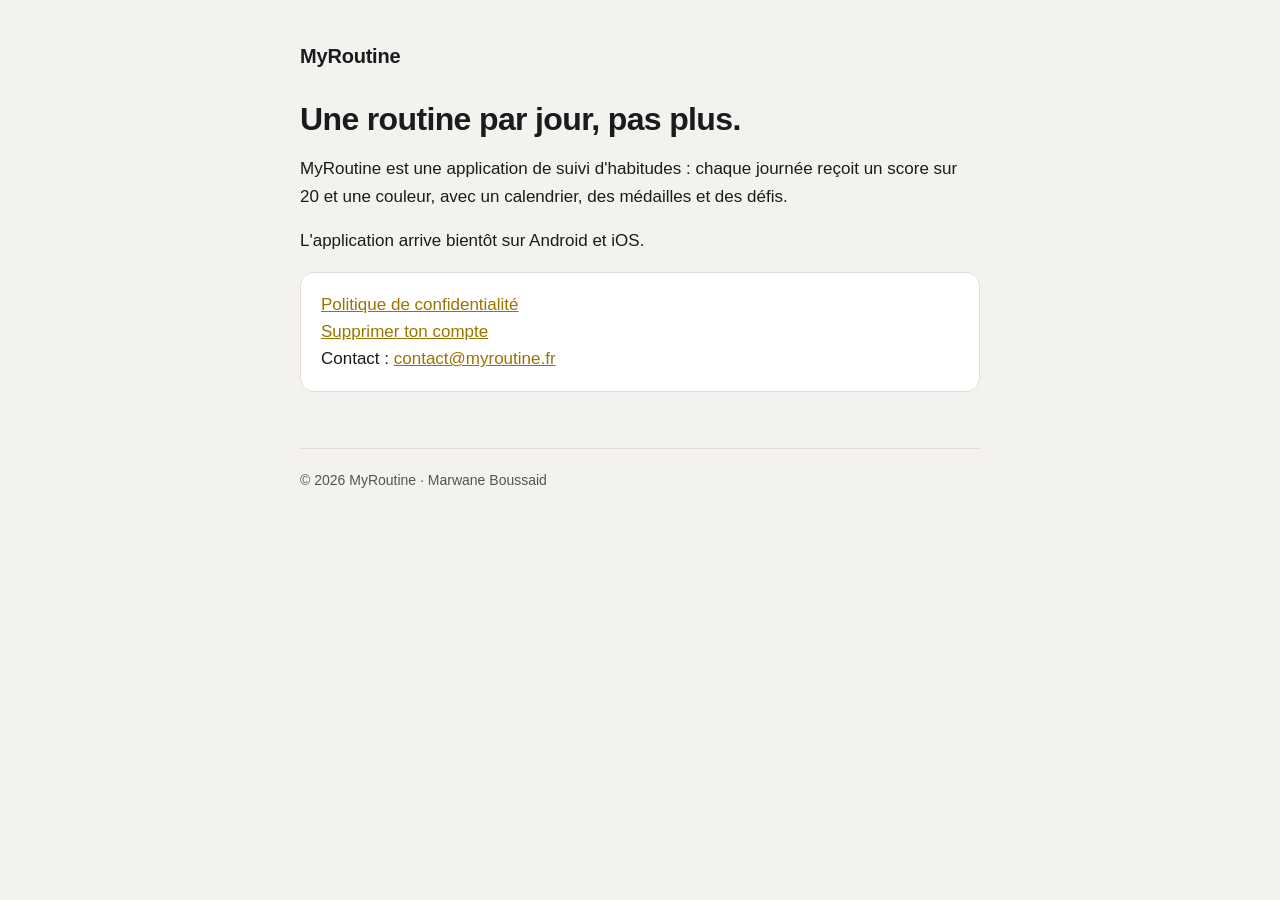
<file: index.html>
<!doctype html>
<html lang="fr"><head><meta charset="utf-8"><meta name="viewport" content="width=device-width, initial-scale=1">
<title>MyRoutine</title><link rel="stylesheet" href="style.css"></head>
<body><main>
<header><a href="./">MyRoutine</a></header>
<h1>Une routine par jour, pas plus.</h1>
<p>MyRoutine est une application de suivi d'habitudes&nbsp;: chaque journée reçoit un score sur 20 et une couleur, avec un calendrier, des médailles et des défis.</p>
<p>L'application arrive bientôt sur Android et iOS.</p>
<div class="carte">
<p style="margin:0"><a href="confidentialite.html">Politique de confidentialité</a><br>
<a href="suppression-compte.html">Supprimer ton compte</a><br>
Contact&nbsp;: <a href="mailto:contact@myroutine.fr">contact@myroutine.fr</a></p>
</div>
<footer>© 2026 MyRoutine · Marwane Boussaid</footer>
</main></body></html>
</file>
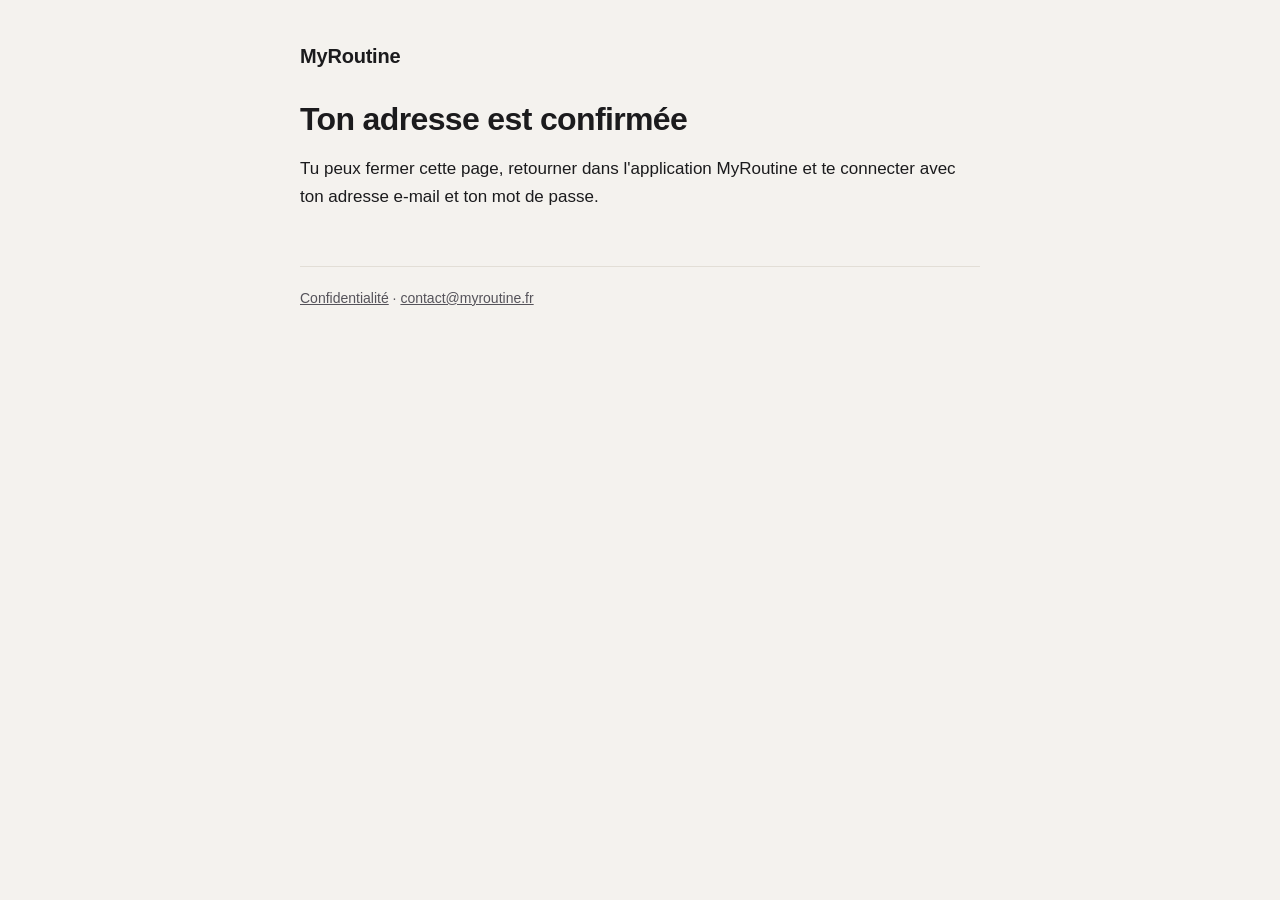
<file: compte-confirme.html>
<!doctype html>
<html lang="fr"><head><meta charset="utf-8"><meta name="viewport" content="width=device-width, initial-scale=1">
<title>Adresse confirmée — MyRoutine</title><meta name="robots" content="noindex"><link rel="stylesheet" href="style.css"></head>
<body><main>
<header><a href="./">MyRoutine</a></header>
<div id="ok">
<h1>Ton adresse est confirmée</h1>
<p>Tu peux fermer cette page, retourner dans l'application MyRoutine et te connecter avec ton adresse e-mail et ton mot de passe.</p>
</div>
<div id="erreur" hidden>
<h1>Ce lien ne marche plus</h1>
<p>Il a peut-être expiré, ou il a déjà servi. Si ton adresse est déjà confirmée, connecte-toi simplement dans l'application.</p>
<p>Sinon, écris-nous à <a href="mailto:contact@myroutine.fr">contact@myroutine.fr</a> depuis l'adresse de ton compte.</p>
</div>
<footer><a href="confidentialite.html">Confidentialité</a> · <a href="mailto:contact@myroutine.fr">contact@myroutine.fr</a></footer>
</main>
<script>
(function(){
  try{
    var p=new URLSearchParams((location.hash||'').replace(/^#/,'')+'&'+(location.search||'').replace(/^\?/,''));
    if(p.get('error')||p.get('error_code')){
      document.getElementById('ok').hidden=true;
      document.getElementById('erreur').hidden=false;
    }
    if(location.hash||location.search){history.replaceState(null,'',location.pathname);}
  }catch(e){}
})();
</script>
</body></html>
</file>
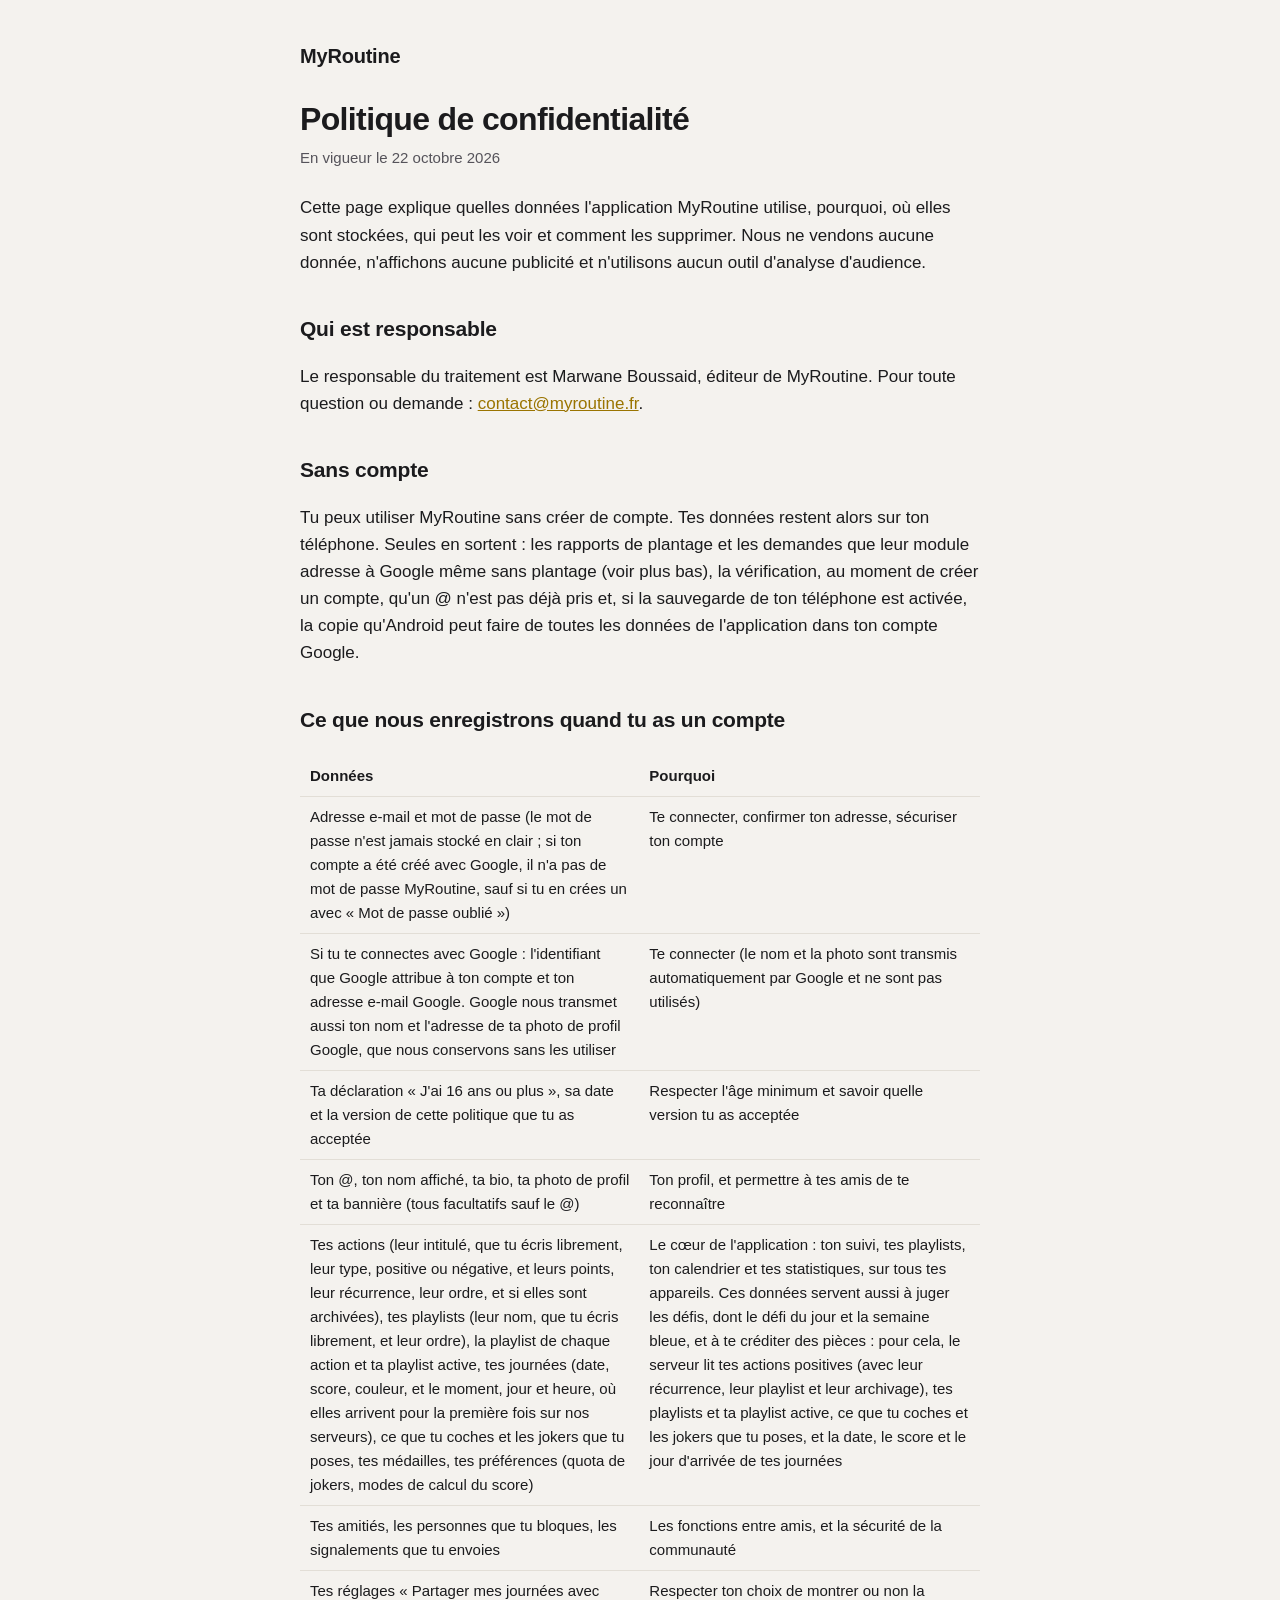
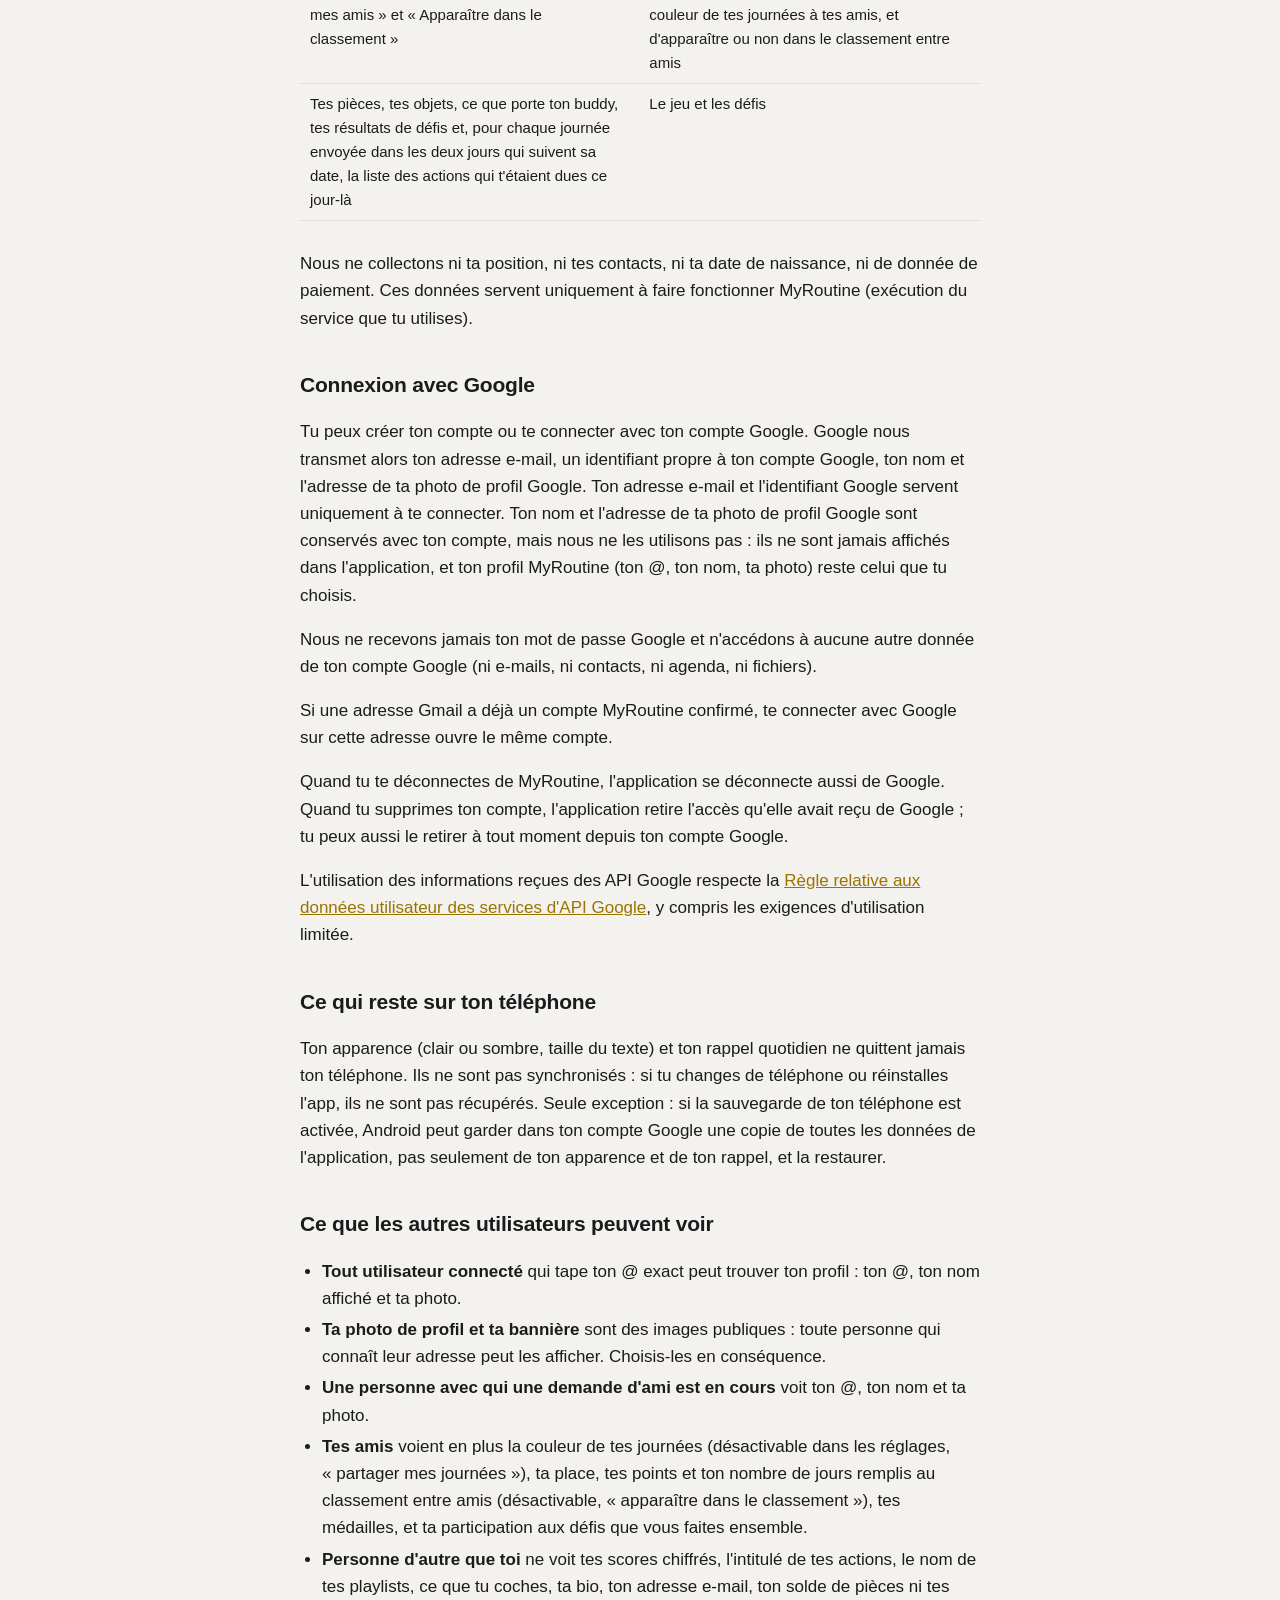
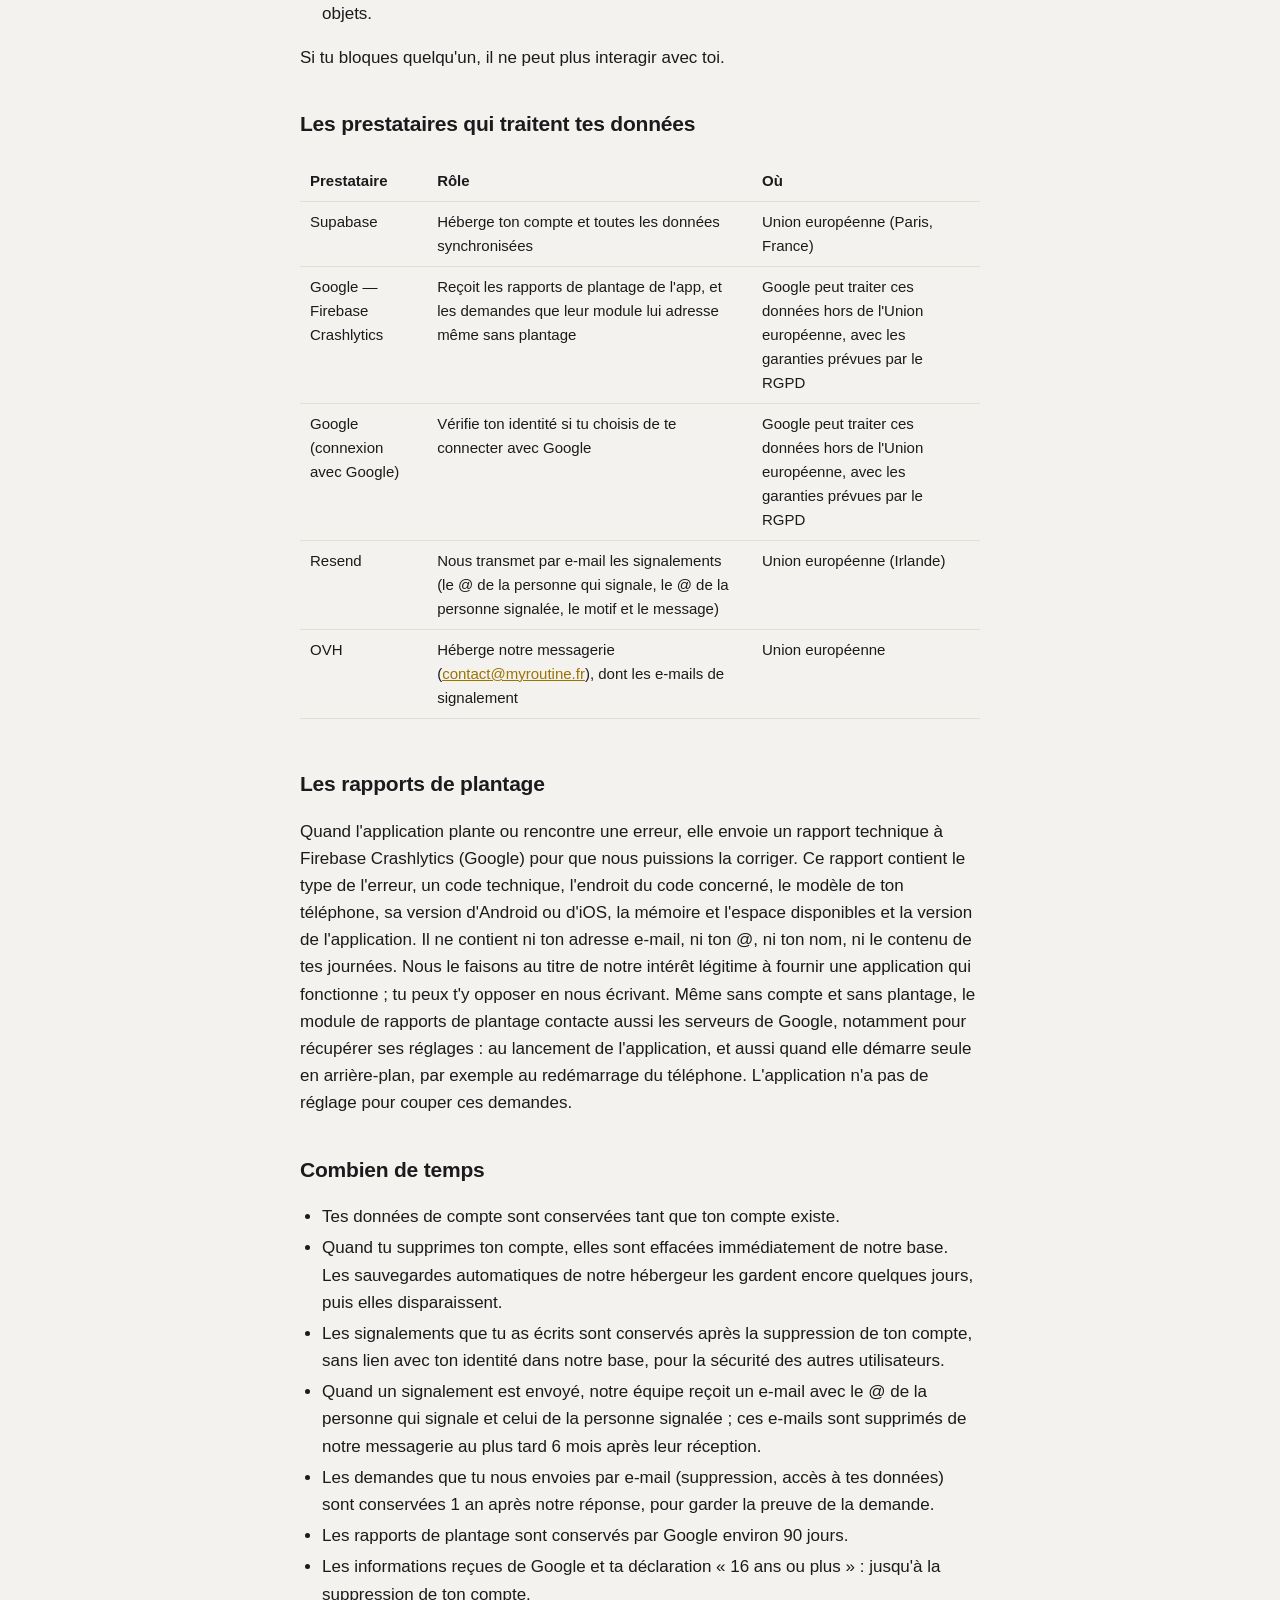
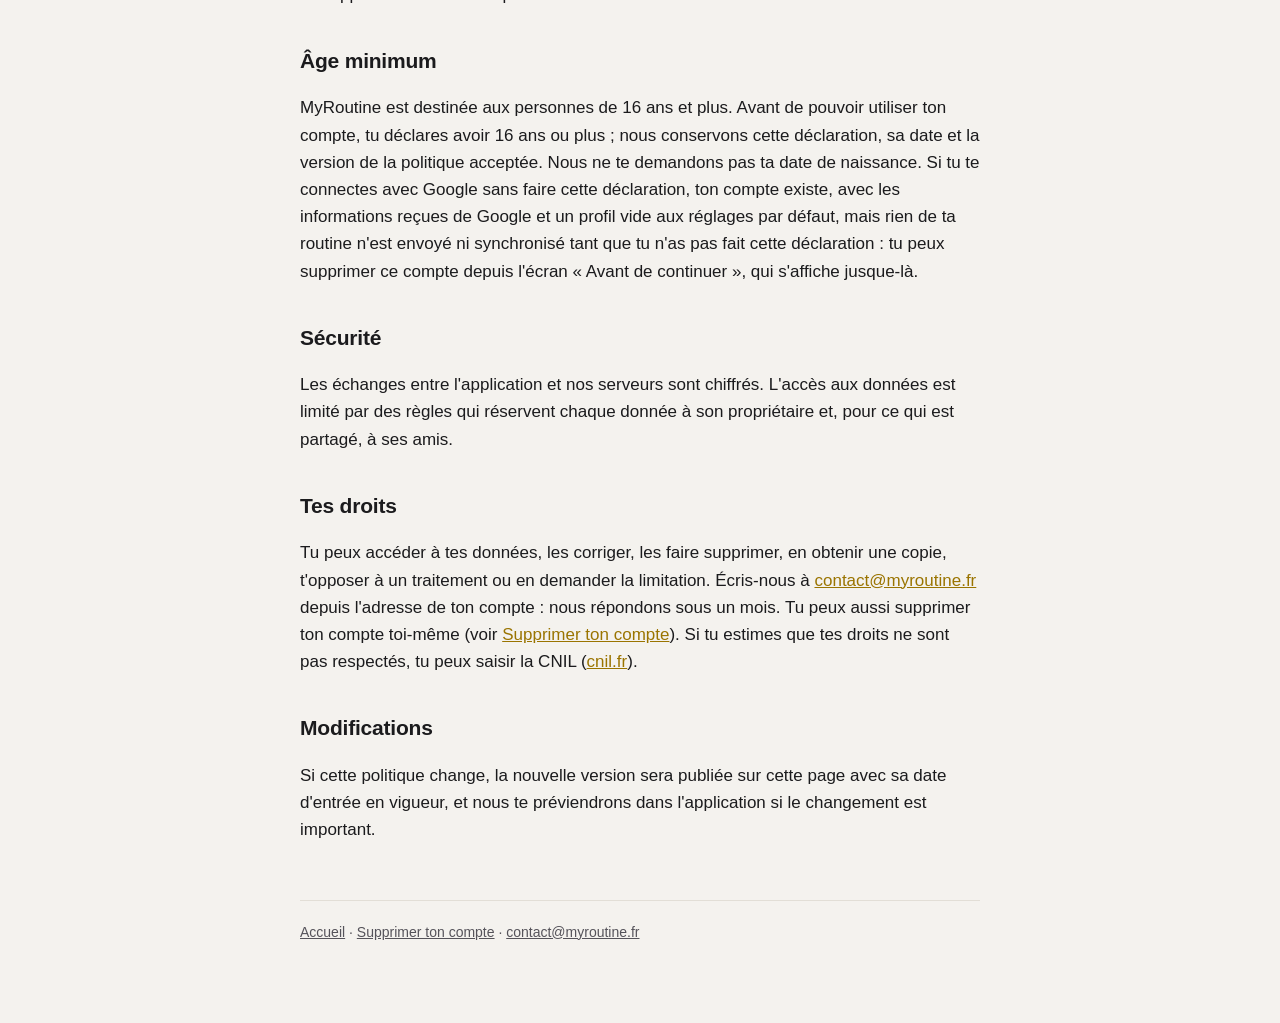
<file: confidentialite.html>
<!doctype html>
<html lang="fr"><head><meta charset="utf-8"><meta name="viewport" content="width=device-width, initial-scale=1">
<title>Politique de confidentialité — MyRoutine</title><link rel="stylesheet" href="style.css"></head>
<body><main>
<header><a href="./">MyRoutine</a></header>
<h1>Politique de confidentialité</h1>
<p class="meta">En vigueur le 22 octobre 2026</p>

<p>Cette page explique quelles données l'application MyRoutine utilise, pourquoi, où elles sont stockées, qui peut les voir et comment les supprimer. Nous ne vendons aucune donnée, n'affichons aucune publicité et n'utilisons aucun outil d'analyse d'audience.</p>

<h2>Qui est responsable</h2>
<p>Le responsable du traitement est Marwane Boussaid, éditeur de MyRoutine. Pour toute question ou demande&nbsp;: <a href="mailto:contact@myroutine.fr">contact@myroutine.fr</a>.</p>

<h2>Sans compte</h2>
<p>Tu peux utiliser MyRoutine sans créer de compte. Tes données restent alors sur ton téléphone. Seules en sortent&nbsp;: les rapports de plantage et les demandes que leur module adresse à Google même sans plantage (voir plus bas), la vérification, au moment de créer un compte, qu'un @ n'est pas déjà pris et, si la sauvegarde de ton téléphone est activée, la copie qu'Android peut faire de toutes les données de l'application dans ton compte Google.</p>

<h2>Ce que nous enregistrons quand tu as un compte</h2>
<div class="tab"><table>
<tr><th>Données</th><th>Pourquoi</th></tr>
<tr><td>Adresse e-mail et mot de passe (le mot de passe n'est jamais stocké en clair&nbsp;; si ton compte a été créé avec Google, il n'a pas de mot de passe MyRoutine, sauf si tu en crées un avec «&nbsp;Mot de passe oublié&nbsp;»)</td><td>Te connecter, confirmer ton adresse, sécuriser ton compte</td></tr>
<tr><td>Si tu te connectes avec Google&nbsp;: l'identifiant que Google attribue à ton compte et ton adresse e-mail Google. Google nous transmet aussi ton nom et l'adresse de ta photo de profil Google, que nous conservons sans les utiliser</td><td>Te connecter (le nom et la photo sont transmis automatiquement par Google et ne sont pas utilisés)</td></tr>
<tr><td>Ta déclaration «&nbsp;J'ai 16 ans ou plus&nbsp;», sa date et la version de cette politique que tu as acceptée</td><td>Respecter l'âge minimum et savoir quelle version tu as acceptée</td></tr>
<tr><td>Ton @, ton nom affiché, ta bio, ta photo de profil et ta bannière (tous facultatifs sauf le @)</td><td>Ton profil, et permettre à tes amis de te reconnaître</td></tr>
<tr><td>Tes actions (leur intitulé, que tu écris librement, leur type, positive ou négative, et leurs points, leur récurrence, leur ordre, et si elles sont archivées), tes playlists (leur nom, que tu écris librement, et leur ordre), la playlist de chaque action et ta playlist active, tes journées (date, score, couleur, et le moment, jour et heure, où elles arrivent pour la première fois sur nos serveurs), ce que tu coches et les jokers que tu poses, tes médailles, tes préférences (quota de jokers, modes de calcul du score)</td><td>Le cœur de l'application&nbsp;: ton suivi, tes playlists, ton calendrier et tes statistiques, sur tous tes appareils. Ces données servent aussi à juger les défis, dont le défi du jour et la semaine bleue, et à te créditer des pièces&nbsp;: pour cela, le serveur lit tes actions positives (avec leur récurrence, leur playlist et leur archivage), tes playlists et ta playlist active, ce que tu coches et les jokers que tu poses, et la date, le score et le jour d'arrivée de tes journées</td></tr>
<tr><td>Tes amitiés, les personnes que tu bloques, les signalements que tu envoies</td><td>Les fonctions entre amis, et la sécurité de la communauté</td></tr>
<tr><td>Tes réglages «&nbsp;Partager mes journées avec mes amis&nbsp;» et «&nbsp;Apparaître dans le classement&nbsp;»</td><td>Respecter ton choix de montrer ou non la couleur de tes journées à tes amis, et d'apparaître ou non dans le classement entre amis</td></tr>
<tr><td>Tes pièces, tes objets, ce que porte ton buddy, tes résultats de défis et, pour chaque journée envoyée dans les deux jours qui suivent sa date, la liste des actions qui t'étaient dues ce jour-là</td><td>Le jeu et les défis</td></tr>
</table></div>
<p>Nous ne collectons ni ta position, ni tes contacts, ni ta date de naissance, ni de donnée de paiement. Ces données servent uniquement à faire fonctionner MyRoutine (exécution du service que tu utilises).</p>

<h2>Connexion avec Google</h2>
<p>Tu peux créer ton compte ou te connecter avec ton compte Google. Google nous transmet alors ton adresse e-mail, un identifiant propre à ton compte Google, ton nom et l'adresse de ta photo de profil Google. Ton adresse e-mail et l'identifiant Google servent uniquement à te connecter. Ton nom et l'adresse de ta photo de profil Google sont conservés avec ton compte, mais nous ne les utilisons pas&nbsp;: ils ne sont jamais affichés dans l'application, et ton profil MyRoutine (ton @, ton nom, ta photo) reste celui que tu choisis.</p>
<p>Nous ne recevons jamais ton mot de passe Google et n'accédons à aucune autre donnée de ton compte Google (ni e-mails, ni contacts, ni agenda, ni fichiers).</p>
<p>Si une adresse Gmail a déjà un compte MyRoutine confirmé, te connecter avec Google sur cette adresse ouvre le même compte.</p>
<p>Quand tu te déconnectes de MyRoutine, l'application se déconnecte aussi de Google. Quand tu supprimes ton compte, l'application retire l'accès qu'elle avait reçu de Google&nbsp;; tu peux aussi le retirer à tout moment depuis ton compte Google.</p>
<p>L'utilisation des informations reçues des API Google respecte la <a href="https://developers.google.com/terms/api-services-user-data-policy">Règle relative aux données utilisateur des services d'API Google</a>, y compris les exigences d'utilisation limitée.</p>

<h2>Ce qui reste sur ton téléphone</h2>
<p>Ton apparence (clair ou sombre, taille du texte) et ton rappel quotidien ne quittent jamais ton téléphone. Ils ne sont pas synchronisés&nbsp;: si tu changes de téléphone ou réinstalles l'app, ils ne sont pas récupérés. Seule exception&nbsp;: si la sauvegarde de ton téléphone est activée, Android peut garder dans ton compte Google une copie de toutes les données de l'application, pas seulement de ton apparence et de ton rappel, et la restaurer.</p>

<h2>Ce que les autres utilisateurs peuvent voir</h2>
<ul>
<li><strong>Tout utilisateur connecté</strong> qui tape ton @ exact peut trouver ton profil&nbsp;: ton @, ton nom affiché et ta photo.</li>
<li><strong>Ta photo de profil et ta bannière</strong> sont des images publiques&nbsp;: toute personne qui connaît leur adresse peut les afficher. Choisis-les en conséquence.</li>
<li><strong>Une personne avec qui une demande d'ami est en cours</strong> voit ton @, ton nom et ta photo.</li>
<li><strong>Tes amis</strong> voient en plus la couleur de tes journées (désactivable dans les réglages, «&nbsp;partager mes journées&nbsp;»), ta place, tes points et ton nombre de jours remplis au classement entre amis (désactivable, «&nbsp;apparaître dans le classement&nbsp;»), tes médailles, et ta participation aux défis que vous faites ensemble.</li>
<li><strong>Personne d'autre que toi</strong> ne voit tes scores chiffrés, l'intitulé de tes actions, le nom de tes playlists, ce que tu coches, ta bio, ton adresse e-mail, ton solde de pièces ni tes objets.</li>
</ul>
<p>Si tu bloques quelqu'un, il ne peut plus interagir avec toi.</p>

<h2>Les prestataires qui traitent tes données</h2>
<div class="tab"><table>
<tr><th>Prestataire</th><th>Rôle</th><th>Où</th></tr>
<tr><td>Supabase</td><td>Héberge ton compte et toutes les données synchronisées</td><td>Union européenne (Paris, France)</td></tr>
<tr><td>Google — Firebase Crashlytics</td><td>Reçoit les rapports de plantage de l'app, et les demandes que leur module lui adresse même sans plantage</td><td>Google peut traiter ces données hors de l'Union européenne, avec les garanties prévues par le RGPD</td></tr>
<tr><td>Google (connexion avec Google)</td><td>Vérifie ton identité si tu choisis de te connecter avec Google</td><td>Google peut traiter ces données hors de l'Union européenne, avec les garanties prévues par le RGPD</td></tr>
<tr><td>Resend</td><td>Nous transmet par e-mail les signalements (le @ de la personne qui signale, le @ de la personne signalée, le motif et le message)</td><td>Union européenne (Irlande)</td></tr>
<tr><td>OVH</td><td>Héberge notre messagerie (<a href="mailto:contact@myroutine.fr">contact@myroutine.fr</a>), dont les e-mails de signalement</td><td>Union européenne</td></tr>
</table></div>

<h2>Les rapports de plantage</h2>
<p>Quand l'application plante ou rencontre une erreur, elle envoie un rapport technique à Firebase Crashlytics (Google) pour que nous puissions la corriger. Ce rapport contient le type de l'erreur, un code technique, l'endroit du code concerné, le modèle de ton téléphone, sa version d'Android ou d'iOS, la mémoire et l'espace disponibles et la version de l'application. Il ne contient ni ton adresse e-mail, ni ton @, ni ton nom, ni le contenu de tes journées. Nous le faisons au titre de notre intérêt légitime à fournir une application qui fonctionne&nbsp;; tu peux t'y opposer en nous écrivant. Même sans compte et sans plantage, le module de rapports de plantage contacte aussi les serveurs de Google, notamment pour récupérer ses réglages&nbsp;: au lancement de l'application, et aussi quand elle démarre seule en arrière-plan, par exemple au redémarrage du téléphone. L'application n'a pas de réglage pour couper ces demandes.</p>

<h2>Combien de temps</h2>
<ul>
<li>Tes données de compte sont conservées tant que ton compte existe.</li>
<li>Quand tu supprimes ton compte, elles sont effacées immédiatement de notre base. Les sauvegardes automatiques de notre hébergeur les gardent encore quelques jours, puis elles disparaissent.</li>
<li>Les signalements que tu as écrits sont conservés après la suppression de ton compte, sans lien avec ton identité dans notre base, pour la sécurité des autres utilisateurs.</li>
<li>Quand un signalement est envoyé, notre équipe reçoit un e-mail avec le @ de la personne qui signale et celui de la personne signalée&nbsp;; ces e-mails sont supprimés de notre messagerie au plus tard 6 mois après leur réception.</li>
<li>Les demandes que tu nous envoies par e-mail (suppression, accès à tes données) sont conservées 1 an après notre réponse, pour garder la preuve de la demande.</li>
<li>Les rapports de plantage sont conservés par Google environ 90 jours.</li>
<li>Les informations reçues de Google et ta déclaration «&nbsp;16 ans ou plus&nbsp;»&nbsp;: jusqu'à la suppression de ton compte.</li>
</ul>

<h2>Âge minimum</h2>
<p>MyRoutine est destinée aux personnes de 16 ans et plus. Avant de pouvoir utiliser ton compte, tu déclares avoir 16 ans ou plus&nbsp;; nous conservons cette déclaration, sa date et la version de la politique acceptée. Nous ne te demandons pas ta date de naissance. Si tu te connectes avec Google sans faire cette déclaration, ton compte existe, avec les informations reçues de Google et un profil vide aux réglages par défaut, mais rien de ta routine n'est envoyé ni synchronisé tant que tu n'as pas fait cette déclaration&nbsp;: tu peux supprimer ce compte depuis l'écran «&nbsp;Avant de continuer&nbsp;», qui s'affiche jusque-là.</p>

<h2>Sécurité</h2>
<p>Les échanges entre l'application et nos serveurs sont chiffrés. L'accès aux données est limité par des règles qui réservent chaque donnée à son propriétaire et, pour ce qui est partagé, à ses amis.</p>

<h2>Tes droits</h2>
<p>Tu peux accéder à tes données, les corriger, les faire supprimer, en obtenir une copie, t'opposer à un traitement ou en demander la limitation. Écris-nous à <a href="mailto:contact@myroutine.fr">contact@myroutine.fr</a> depuis l'adresse de ton compte&nbsp;: nous répondons sous un mois. Tu peux aussi supprimer ton compte toi-même (voir <a href="suppression-compte.html">Supprimer ton compte</a>). Si tu estimes que tes droits ne sont pas respectés, tu peux saisir la CNIL (<a href="https://www.cnil.fr">cnil.fr</a>).</p>

<h2>Modifications</h2>
<p>Si cette politique change, la nouvelle version sera publiée sur cette page avec sa date d'entrée en vigueur, et nous te préviendrons dans l'application si le changement est important.</p>

<footer><a href="./">Accueil</a> · <a href="suppression-compte.html">Supprimer ton compte</a> · <a href="mailto:contact@myroutine.fr">contact@myroutine.fr</a></footer>
</main></body></html>
</file>
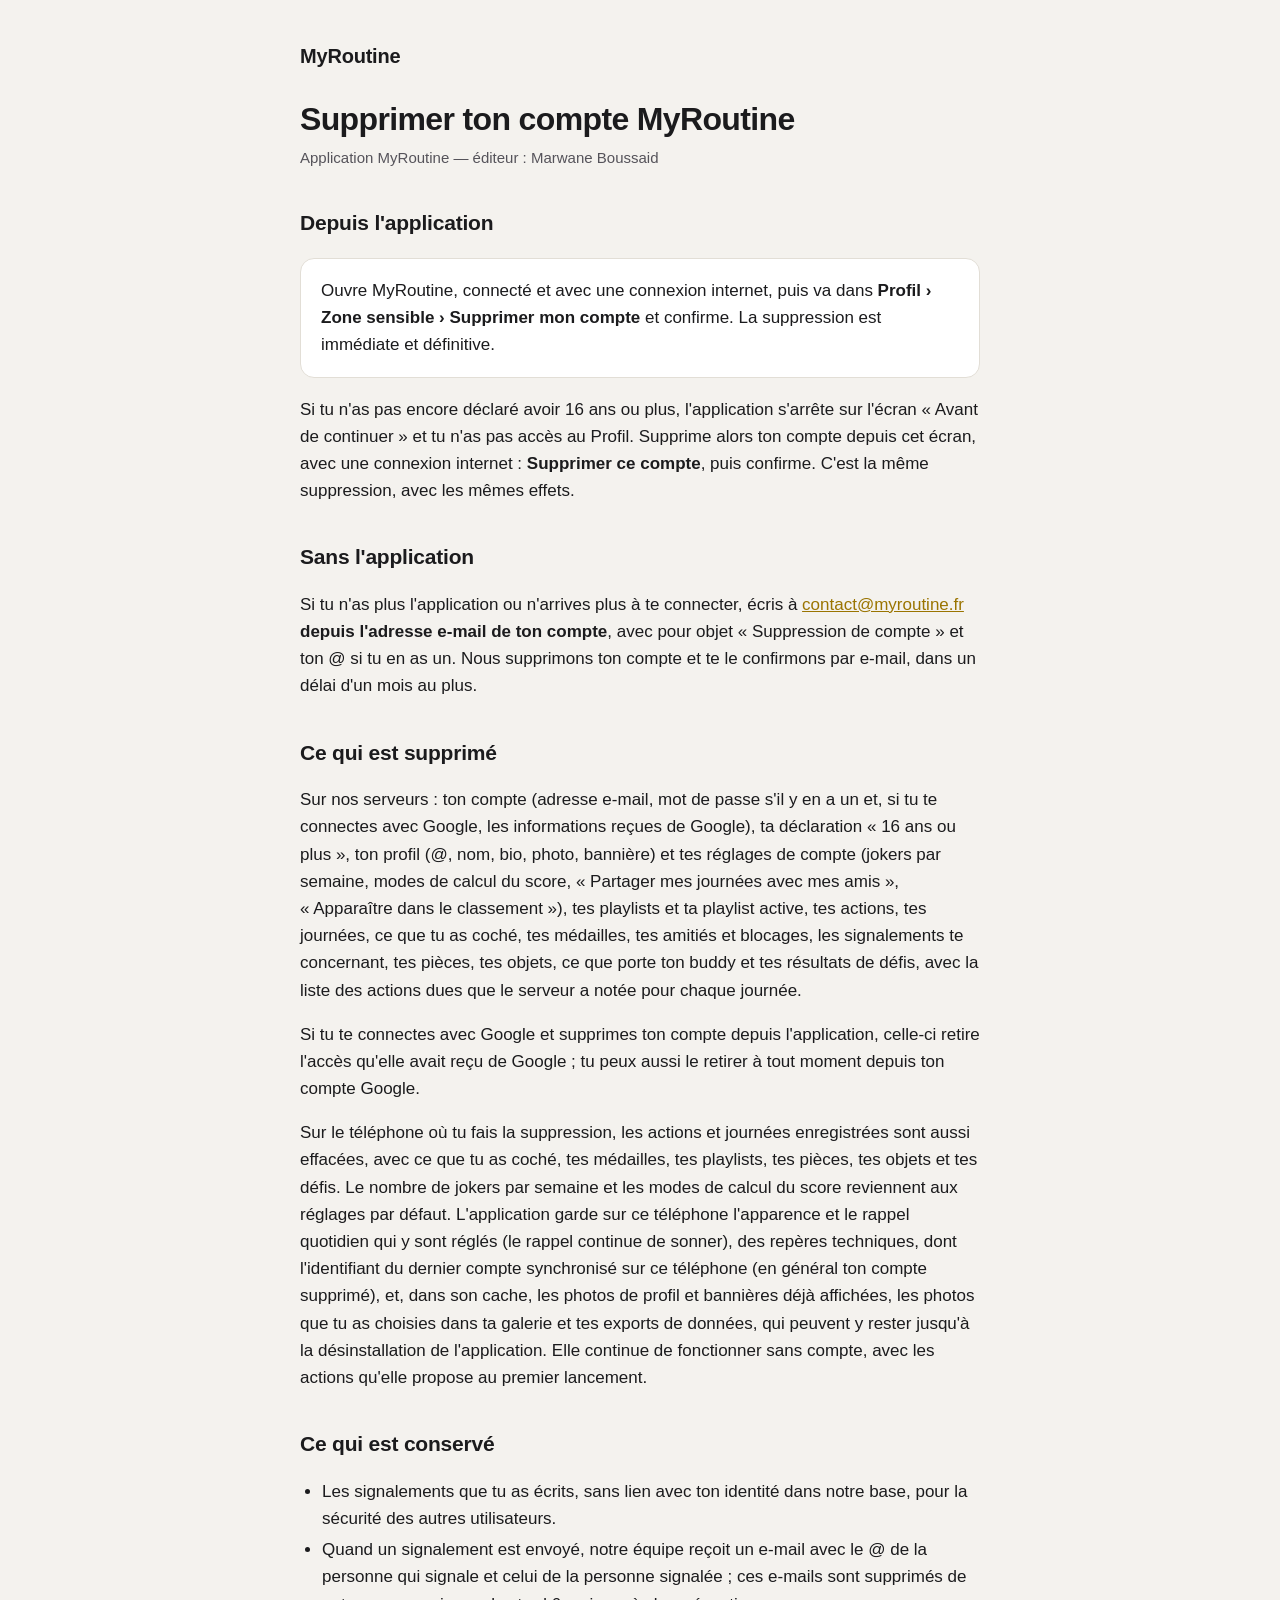
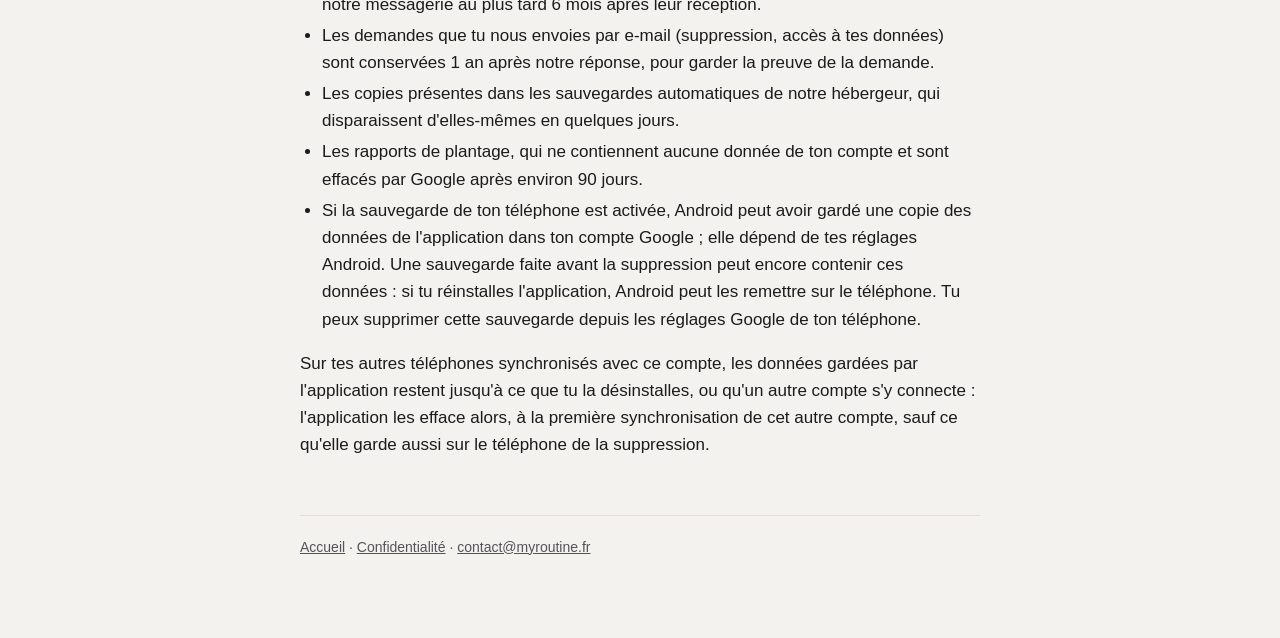
<file: suppression-compte.html>
<!doctype html>
<html lang="fr"><head><meta charset="utf-8"><meta name="viewport" content="width=device-width, initial-scale=1">
<title>Supprimer ton compte — MyRoutine</title><link rel="stylesheet" href="style.css"></head>
<body><main>
<header><a href="./">MyRoutine</a></header>
<h1>Supprimer ton compte MyRoutine</h1>
<p class="meta">Application MyRoutine — éditeur&nbsp;: Marwane Boussaid</p>

<h2>Depuis l'application</h2>
<div class="carte">
<p style="margin:0">Ouvre MyRoutine, connecté et avec une connexion internet, puis va dans <strong>Profil › Zone sensible › Supprimer mon compte</strong> et confirme. La suppression est immédiate et définitive.</p>
</div>
<p>Si tu n'as pas encore déclaré avoir 16 ans ou plus, l'application s'arrête sur l'écran «&nbsp;Avant de continuer&nbsp;» et tu n'as pas accès au Profil. Supprime alors ton compte depuis cet écran, avec une connexion internet&nbsp;: <strong>Supprimer ce compte</strong>, puis confirme. C'est la même suppression, avec les mêmes effets.</p>

<h2>Sans l'application</h2>
<p>Si tu n'as plus l'application ou n'arrives plus à te connecter, écris à <a href="mailto:contact@myroutine.fr?subject=Suppression%20de%20compte">contact@myroutine.fr</a> <strong>depuis l'adresse e-mail de ton compte</strong>, avec pour objet «&nbsp;Suppression de compte&nbsp;» et ton @ si tu en as un. Nous supprimons ton compte et te le confirmons par e-mail, dans un délai d'un mois au plus.</p>

<h2>Ce qui est supprimé</h2>
<p>Sur nos serveurs&nbsp;: ton compte (adresse e-mail, mot de passe s'il y en a un et, si tu te connectes avec Google, les informations reçues de Google), ta déclaration «&nbsp;16 ans ou plus&nbsp;», ton profil (@, nom, bio, photo, bannière) et tes réglages de compte (jokers par semaine, modes de calcul du score, «&nbsp;Partager mes journées avec mes amis&nbsp;», «&nbsp;Apparaître dans le classement&nbsp;»), tes playlists et ta playlist active, tes actions, tes journées, ce que tu as coché, tes médailles, tes amitiés et blocages, les signalements te concernant, tes pièces, tes objets, ce que porte ton buddy et tes résultats de défis, avec la liste des actions dues que le serveur a notée pour chaque journée.</p>
<p>Si tu te connectes avec Google et supprimes ton compte depuis l'application, celle-ci retire l'accès qu'elle avait reçu de Google&nbsp;; tu peux aussi le retirer à tout moment depuis ton compte Google.</p>
<p>Sur le téléphone où tu fais la suppression, les actions et journées enregistrées sont aussi effacées, avec ce que tu as coché, tes médailles, tes playlists, tes pièces, tes objets et tes défis. Le nombre de jokers par semaine et les modes de calcul du score reviennent aux réglages par défaut. L'application garde sur ce téléphone l'apparence et le rappel quotidien qui y sont réglés (le rappel continue de sonner), des repères techniques, dont l'identifiant du dernier compte synchronisé sur ce téléphone (en général ton compte supprimé), et, dans son cache, les photos de profil et bannières déjà affichées, les photos que tu as choisies dans ta galerie et tes exports de données, qui peuvent y rester jusqu'à la désinstallation de l'application. Elle continue de fonctionner sans compte, avec les actions qu'elle propose au premier lancement.</p>

<h2>Ce qui est conservé</h2>
<ul>
<li>Les signalements que tu as écrits, sans lien avec ton identité dans notre base, pour la sécurité des autres utilisateurs.</li>
<li>Quand un signalement est envoyé, notre équipe reçoit un e-mail avec le @ de la personne qui signale et celui de la personne signalée&nbsp;; ces e-mails sont supprimés de notre messagerie au plus tard 6 mois après leur réception.</li>
<li>Les demandes que tu nous envoies par e-mail (suppression, accès à tes données) sont conservées 1 an après notre réponse, pour garder la preuve de la demande.</li>
<li>Les copies présentes dans les sauvegardes automatiques de notre hébergeur, qui disparaissent d'elles-mêmes en quelques jours.</li>
<li>Les rapports de plantage, qui ne contiennent aucune donnée de ton compte et sont effacés par Google après environ 90 jours.</li>
<li>Si la sauvegarde de ton téléphone est activée, Android peut avoir gardé une copie des données de l'application dans ton compte Google&nbsp;; elle dépend de tes réglages Android. Une sauvegarde faite avant la suppression peut encore contenir ces données&nbsp;: si tu réinstalles l'application, Android peut les remettre sur le téléphone. Tu peux supprimer cette sauvegarde depuis les réglages Google de ton téléphone.</li>
</ul>
<p>Sur tes autres téléphones synchronisés avec ce compte, les données gardées par l'application restent jusqu'à ce que tu la désinstalles, ou qu'un autre compte s'y connecte&nbsp;: l'application les efface alors, à la première synchronisation de cet autre compte, sauf ce qu'elle garde aussi sur le téléphone de la suppression.</p>

<footer><a href="./">Accueil</a> · <a href="confidentialite.html">Confidentialité</a> · <a href="mailto:contact@myroutine.fr">contact@myroutine.fr</a></footer>
</main></body></html>
</file>
<file: style.css>
:root{--fond:#f4f2ee;--encre:#1b1b1d;--doux:#55535a;--trait:#e2ded6;--accent:#9a7400;--carte:#ffffff}
@media (prefers-color-scheme:dark){:root{--fond:#111113;--encre:#f1eee8;--doux:#b3afa8;--trait:#2c2b2f;--accent:#e2b93b;--carte:#1b1b1e}}
*{box-sizing:border-box}
html{-webkit-text-size-adjust:100%}
body{margin:0;background:var(--fond);color:var(--encre);font:17px/1.6 -apple-system,BlinkMacSystemFont,"Segoe UI",Roboto,Helvetica,Arial,sans-serif}
main{max-width:720px;margin:0 auto;padding:40px 20px 80px}
header a{color:var(--encre);text-decoration:none;font-weight:800;font-size:20px;letter-spacing:-.01em}
h1{font-size:32px;line-height:1.2;letter-spacing:-.02em;margin:28px 0 8px}
h2{font-size:21px;margin:36px 0 8px;letter-spacing:-.01em}
h3{font-size:17px;margin:22px 0 4px}
p,li{color:var(--encre)}
.meta{color:var(--doux);font-size:15px;margin:0 0 24px}
a{color:var(--accent)}
ul{padding-left:22px}
li{margin:4px 0}
table{width:100%;border-collapse:collapse;margin:12px 0;font-size:15px}
.tab{overflow-x:auto}
th,td{text-align:left;vertical-align:top;padding:8px 10px;border-bottom:1px solid var(--trait)}
th{font-weight:700}
.carte{background:var(--carte);border:1px solid var(--trait);border-radius:14px;padding:18px 20px;margin:18px 0}
footer{margin-top:56px;padding-top:20px;border-top:1px solid var(--trait);color:var(--doux);font-size:14px}
footer a{color:var(--doux)}
</file>
